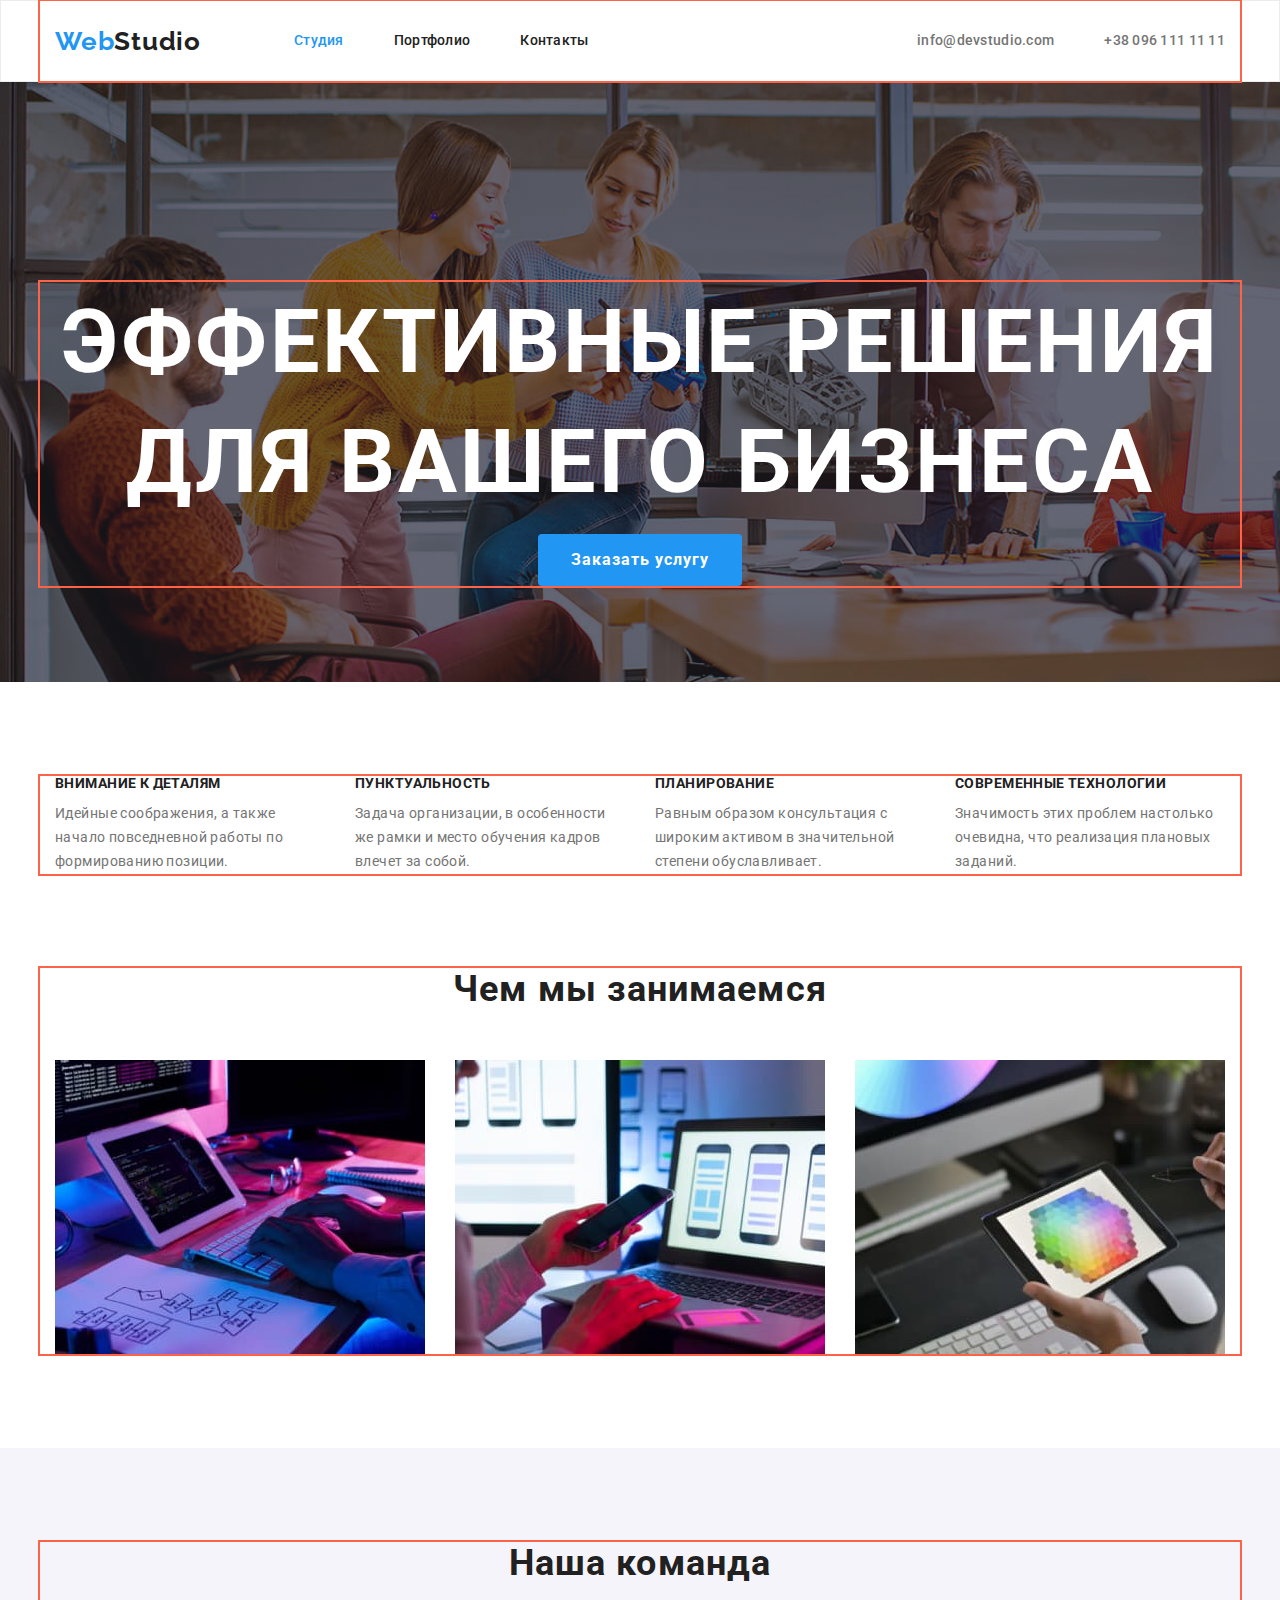
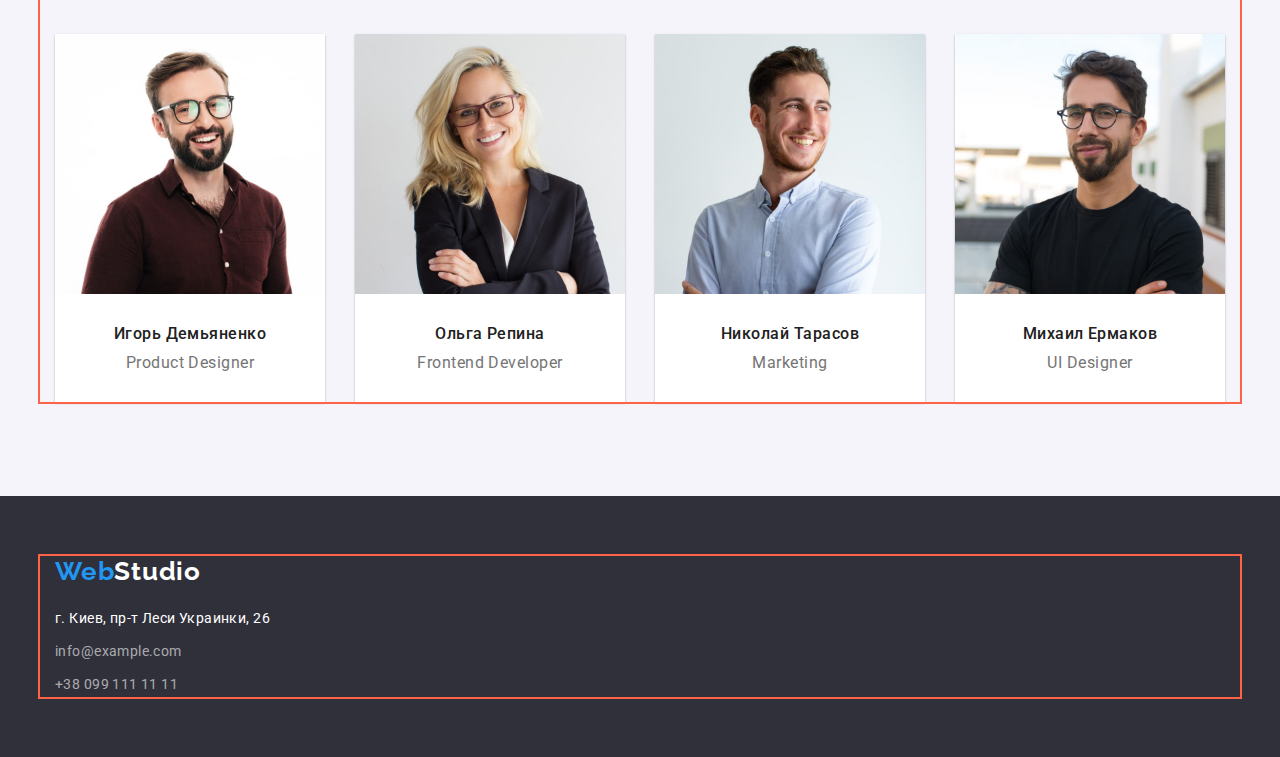
<file: index.html>
<!DOCTYPE html>
<html lang="ru">
<head>
    <meta charset="UTF-8">
    <meta http-equiv="X-UA-Compatible" content="IE=edge">
    <meta name="viewport" content="width=device-width, initial-scale=1.0">
    <title>Web Studio</title>
    <link rel="preconnect" href="https://fonts.googleapis.com">
<link rel="preconnect" href="https://fonts.gstatic.com" crossorigin>
<link href="https://fonts.googleapis.com/css2?family=Raleway:wght@700&family=Roboto:wght@400;500;700;900&display=swap" rel="stylesheet">
<link rel="stylesheet" href="https://cdnjs.cloudflare.com/ajax/libs/modern-normalize/1.1.0/modern-normalize.min.css">
<link rel="stylesheet" href="./css/styles.css">
</head>
<body>
    <header class="site-nav">
       <div class="container header-container">
        <nav class="nav">
            <a href="/" class="logo link">Web<span class="logo-black">Studio</span></a>
            <ul class="main-nav list">
                <li class="item"><a href="" class="link current">Студия</a></li>
            <li class="item"><a href="./portfolio.html" class="link">Портфолио</a></li>
            <li class="item"><a href="" class="link">Контакты</a></li>
            </ul> 
     </nav>
     <ul class="contacts list">
         <li class="item"><a href="mailto:info@devstudio.com" class="link">info@devstudio.com</a></li>
     <li class="item"><a href="tel:+380961111111" class="link">+38 096 111 11 11</a></li>
     </ul>
       </div>
    </header>
    <main>
        <section class="hero overlay">
            <div class="container">
            <h1 class="hero-title">Эффективные решения для вашего бизнеса</h1>
            <button type="button" class="button">Заказать услугу</button>
        </div>
    </section>
        <section class="section features">
            <div class="container">
                <h2 class="visually-hidden">Перечень преимуществ</h2>
                <ul class="feature-list list">
                    <li class="item">
                        <h3 class="title">Внимание к деталям</h3>
                        <p class="text">Идейные соображения, а также начало повседневной работы по формированию позиции.</p>
                    </li>
                <li class="item">
                    <h3 class="title">Пунктуальность</h3>
                    <p class="text">Задача организации, в особенности же рамки и место обучения кадров влечет за собой.</p>
                </li>
                <li class="item">
                    <h3 class="title">Планирование</h3>
                    <p class="text">Равным образом консультация с широким активом в значительной степени обуславливает.</p>
                </li>
                <li class="item">
                    <h3 class="title">Современные технологии</h3>
                    <p class="text">Значимость этих проблем настолько очевидна, что реализация плановых заданий.</p>
                </li>
                </ul>
            </div>
        </section>
        <section class="section">
            <div class="container">
                <h2 class="section-title">Чем мы занимаемся</h2>
            <ul class="images list">
                <li class="image">
                <img src="./images/photo-work.jpg" alt="в процессе работы" width="370">
                </li>
            <li class="image">
            <img src="./images/photo-work1.jpg" alt="в процессе работы" width="370">
            </li>
            <li class="image">
            <img src="./images/photo-work2.jpg" alt="в процессе работы" width="370">
            </li>
        </ul>
            </div>
        </section>
        <section class="section team">
            <div class="container">
                <h2 class="section-title">Наша команда</h2>
            <ul class="team-members list">
                <li class="item">
                    <img src="./images/team-members.jpg" alt="участники команды" width="270">
                    <div class="titles">
                        <h3 class="team-title">Игорь Демьяненко</h3>
                    <p class="team-position">Product Designer</p>
                    </div>
                </li>
            <li class="item">
                <img src="./images/team-members1.jpg" alt="участники команды" width="270">
                <div class="titles">
                    <h3 class="team-title">Ольга Репина</h3>
                <p class="team-position">Frontend Developer</p>
                </div>
            </li>
            <li class="item">
                <img src="./images/team-members2.jpg" alt="участники команды" width="270">
                <div class="titles">
                    <h3 class="team-title">Николай Тарасов</h3>
                <p class="team-position">Marketing</p>
                </div>
            </li>
            <li class="item">
                <img src="./images/team-members3.jpg" alt="участники команды" width="270">
                <div class="titles">
                    <h3 class="team-title">Михаил Ермаков</h3>
                <p class="team-position">UI Designer</p>
                </div>
            </li>
            </ul>
            </div>
        </section>
    </main>
    <footer class="footer">
        <div class="container">
            <a href="/" class="logo link">Web<span class="logo-white">Studio</span></a>
            <address>
                <ul class="list">
                    <li><a href="" class="address link">г. Киев, пр-т Леси Украинки, 26</a>
                    </li>
                    <li><a href="mailto:info@example.com" class="address-list link">info@example.com</a></li>
                    <li><a href="tel:+380991111111" class="address-list item link">+38 099 111 11 11</a>
                    </li>
            </ul>
            </address>
        </div>
    </footer>
</body>
</html>
</file>
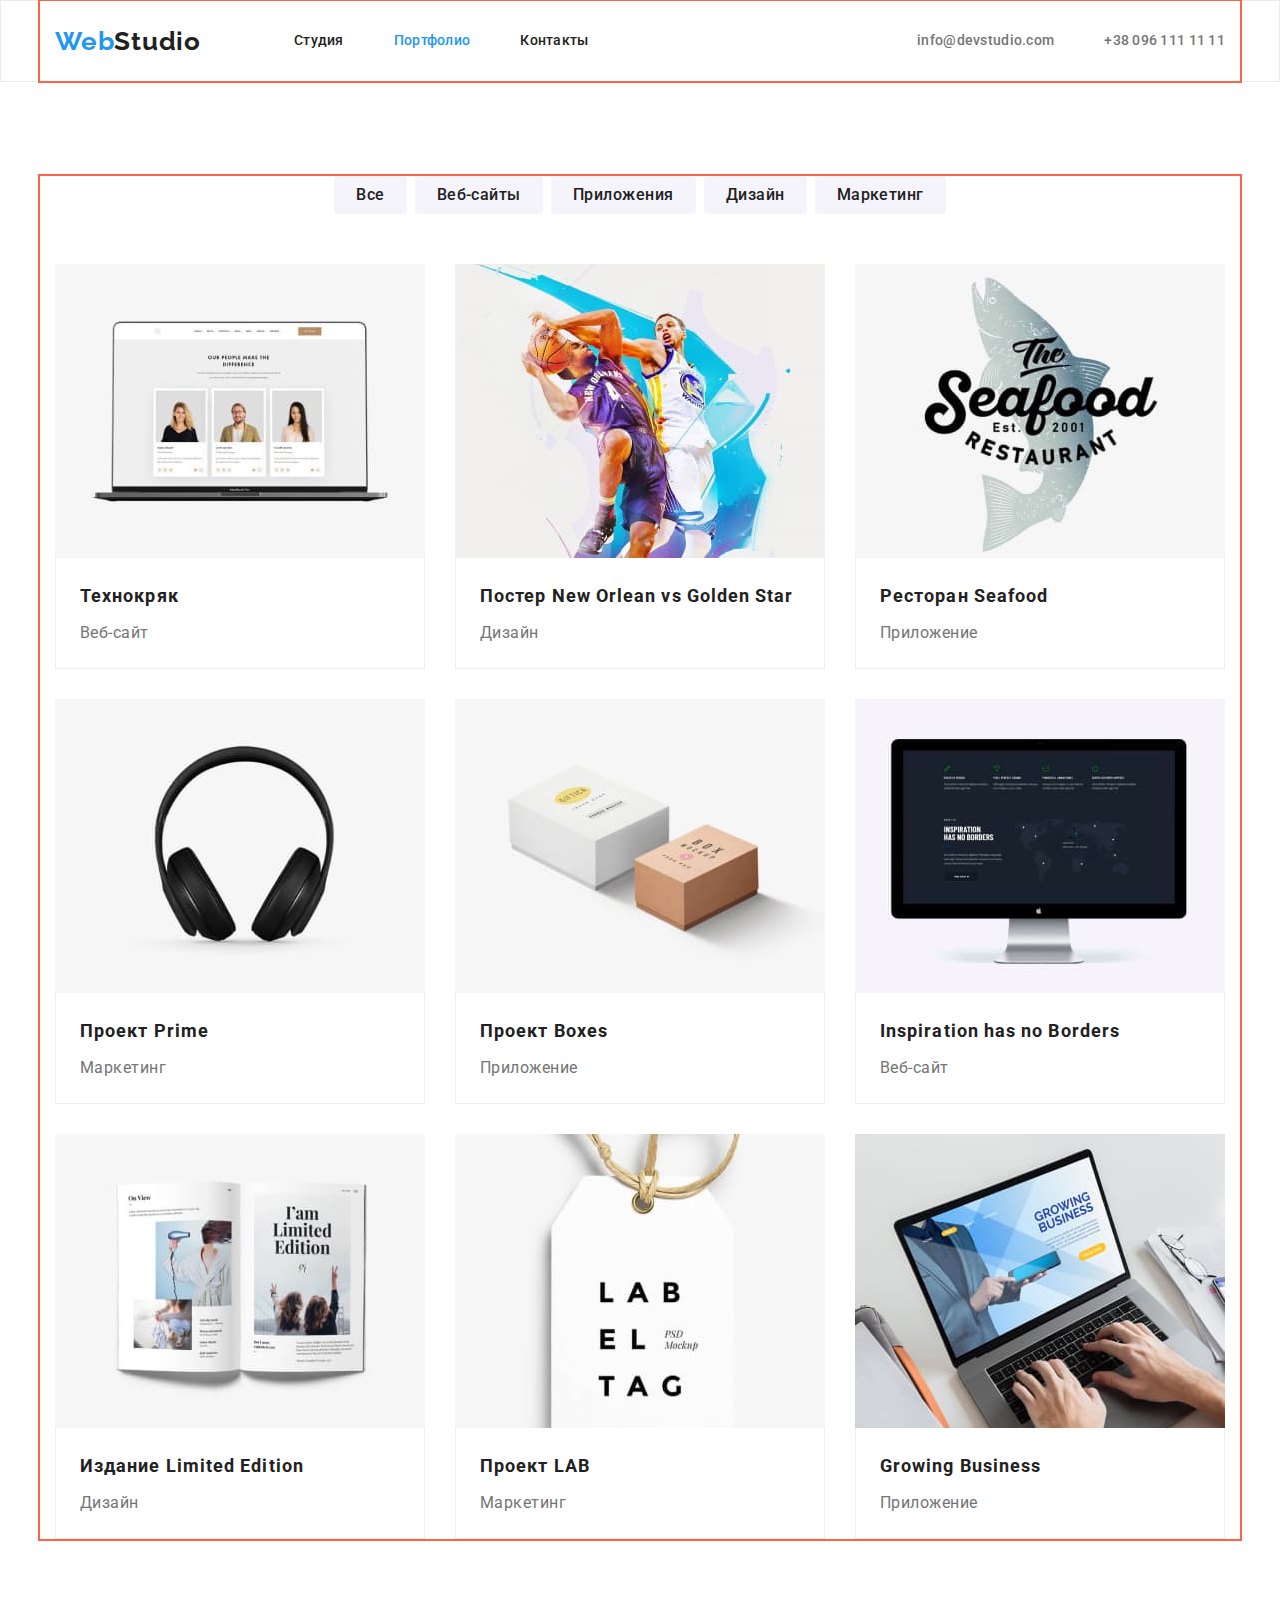
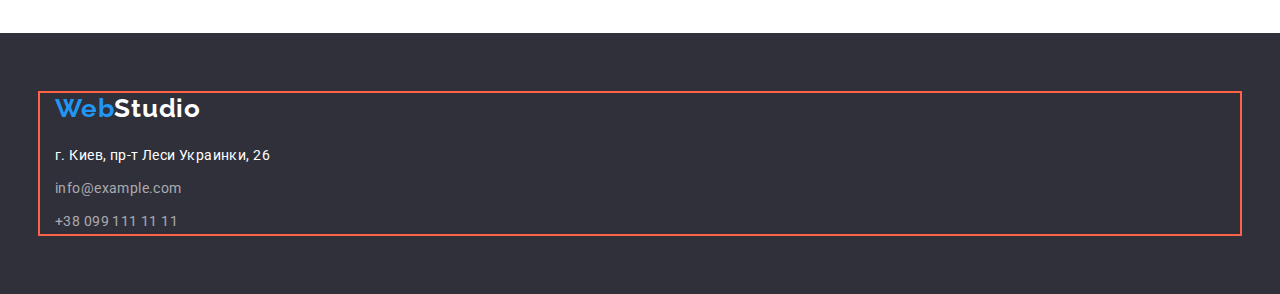
<file: portfolio.html>
<!DOCTYPE html>
<html lang="ru">
<head>
    <meta charset="UTF-8">
    <meta http-equiv="X-UA-Compatible" content="IE=edge">
    <meta name="viewport" content="width=device-width, initial-scale=1.0">
    <title>Web Studio</title>
    <link rel="preconnect" href="https://fonts.googleapis.com">
<link rel="preconnect" href="https://fonts.gstatic.com" crossorigin>
<link href="https://fonts.googleapis.com/css2?family=Raleway:wght@700&family=Roboto:wght@400;500;700;900&display=swap" rel="stylesheet">
<link rel="stylesheet" href="https://cdnjs.cloudflare.com/ajax/libs/modern-normalize/1.1.0/modern-normalize.min.css">
<link rel="stylesheet" href="./css/styles.css">
</head>
<body>
    <header class="site-nav">
        <div class="container header-container">
            <nav class="nav">
                <a href="/" class="logo link">Web<span class="logo-black">Studio</span></a>
                <ul class="main-nav list">
                    <li class="item"><a href="./index.html" class="link">Студия</a></li>
                <li class="item"><a href="" class="link current">Портфолио</a></li>
                <li class="item"><a href="" class="link">Контакты</a></li>
                </ul> 
        </nav>
        <ul class="contacts list">
            <li class="item"><a href="mailto:info@devstudio.com" class="contacts link">info@devstudio.com</a></li>
        <li class="item"><a href="tel:+380961111111" class="contacts link">+38 096 111 11 11</a></li>
        </ul>
        </div>
     </header>
     <main>
         <section class="section">
           <div class="container">
            <h1 class="visually-hidden">Портфолио</h1>
            <ul class="link list">
             <li class="item"><button type="button" class="button-secondary">Все</button></li>
             <li class="item"><button type="button" class="button-secondary">Веб-сайты</button></li>
             <li class="item"><button type="button" class="button-secondary">Приложения</button></li>
             <li class="item"><button type="button" class="button-secondary">Дизайн</button></li>
             <li class="item"><button type="button" class="button-secondary">Маркетинг</button></li>
            </ul>
            <ul class="portfolio list">
                <li class="flex-element">
                    <a href="" class="link"><img src="./images/portfolio.jpg" alt="Портфолио" width="370">
                     <div class="portfolio-wrapper">
                        <h2 class="caption">Технокряк</h2>
                        <p class="subtitle">Веб-сайт</p>
                     </div>
                    </a>
                </li>
                <li class="flex-element">
                    <a href="" class="link"><img src="./images/portfolio1.jpg" alt="Портфолио1" width="370">
                     <div class="portfolio-wrapper">
                        <h2 class="caption">Постер New Orlean vs Golden Star</h2>
                        <p class="subtitle">Дизайн</p>
                     </div>
                     </a>
                </li>
                <li class="flex-element">
                    <a href="" class="link"><img src="./images/portfolio2.jpg" alt="Портфолио2" width="370">
                     <div class="portfolio-wrapper">
                        <h2 class="caption">Ресторан Seafood</h2>
                        <p class="subtitle">Приложение</p>
                     </div>
                     </a>
                </li>
                <li class="flex-element">
                    <a href="" class="link"><img src="./images/portfolio3.jpg" alt="Портфолио3" width="370">
                     <div class="portfolio-wrapper">
                        <h2 class="caption">Проект Prime</h2>
                        <p class="subtitle">Маркетинг</p>
                     </div>
                     </a>
                </li>
                <li class="flex-element">
                    <a href="" class="link"><img src="./images/portfolio4.jpg" alt="Портфолио4" width="370">
                     <div class="portfolio-wrapper">
                        <h2 class="caption">Проект Boxes</h2>
                        <p class="subtitle">Приложение</p>
                     </div>
                     </a>
                </li>
                <li class="flex-element">
                    <a href="" class="link"><img src="./images/portfolio5.jpg" alt="Портфолио5" width="370">
                     <div class="portfolio-wrapper">
                        <h2 class="caption">Inspiration has no Borders</h2>
                        <p class="subtitle">Веб-сайт</p>
                     </div>
                     </a>
                </li>
                <li class="flex-element">
                    <a href="" class="link"><img src="./images/portfolio6.jpg" alt="Портфолио6" width="370">
                     <div class="portfolio-wrapper">
                        <h2 class="caption">Издание Limited Edition</h2>
                        <p class="subtitle">Дизайн</p>
                     </div>
                     </a>
                </li>
                <li class="flex-element">
                    <a href="" class="link"><img src="./images/portfolio7.jpg" alt="Портфолио7" width="370">
                     <div class="portfolio-wrapper">
                        <h2 class="caption">Проект LAB</h2>
                        <p class="subtitle">Маркетинг</p>
                     </div>
                     </a>
                </li>
                <li class="flex-element">
                    <a href="" class="link"><img src="./images/portfolio8.jpg" alt="Портфолио8" width="370">
                     <div class="portfolio-wrapper">
                        <h2 class="caption">Growing Business</h2>
                        <p class="subtitle">Приложение</p>
                     </div>
                     </a>
                </li>
            </ul>
           </div>
             
         </section>
     </main>
     <footer class="footer">
        <div class="container">
            <a href="/" class="logo link">Web<span class="logo-white">Studio</span></a>
            <address>
                <ul class="list">
                    <li><a href="" class="address link">г. Киев, пр-т Леси Украинки, 26</a>
                    </li>
                    <li><a href="mailto:info@example.com" class="address-list link">info@example.com</a></li>
                    <li><a href="tel:+380991111111" class="address-list item link">+38 099 111 11 11</a>
                    </li>
            </ul>
            </address>
        </div>
    </footer>
    
</body>
</html>
</file>
<file: css/styles.css>
:root {
  --primary-text-color: #757575;
  --title-text-color: #212121;
  --accent-color: #2196F3;
  --white-color: #FFFFFF;
  --footer-bg-color: #2F303A;
  --section-bg-color: #F5F4FA;
}

/* основной цвет фона #E5E5E5*/
/* top line bg #FFFFFF
Footer bg #2F303A
Section bg #F5F4FA */
/* акцент #2196F3 */
/* цвет основного текста #757575*/
/* вторичные цвета текста #212121 #FFFFFF */

body {
    color: var(--primary-text-color);
    font-family: Roboto, sans-serif;
}

.list {
    padding: 0;
    margin: 0;
    list-style: none;
}

.link {
    text-decoration: none;
    color: currentColor;
}

.current {
    color: var(--accent-color);
}

.visually-hidden { 
    position: absolute; 
    width: 1px; 
    height: 1px; 
    margin: -1px; 
    border: 0; 
    padding: 0; 
    white-space: nowrap; 
    clip-path: inset(100%); 
    clip: rect(0 0 0 0); 
    overflow: hidden; 
  } 

.container {
    margin-left: auto;
    margin-right: auto;
    width: 1200px;
    padding-left: 15px;
    padding-right: 15px;
    outline: 2px solid tomato;
}

.header-container {
    display: flex;
    align-items: center;
}

.nav {
    display: flex;
    align-items: center;
}

.main-nav {
    display: flex;
    margin-left: 93px;
    color: var(--title-text-color);
}

.main-nav .item+.item,
.contacts .item+.item {
    margin-left: 50px;
}

.main-nav .link {
    display: block;
    padding-top: 32px;
    padding-bottom: 32px;
}

.site-nav {
color: var(--title-text-color);
background-color: var(--white-color);
font-weight: 500;
font-size: 14px;
line-height: 1.14;
letter-spacing: 0.02em;
border: 1px solid #ECECEC;
}

.site-nav .link:hover,
.site-nav .link:focus {
    color: var(--accent-color);
}

.logo {
    color: var(--accent-color);
    font-family: Raleway, sans-serif;
    font-weight: 700;
    font-size: 26px;
    line-height: 1.19;
    letter-spacing: 0.03em;
    }

.logo-black {
    color: var(--title-text-color);
}

.logo-white {
    color: var(--white-color);
}



.contacts {
    display: flex;
    color: var(--primary-text-color);
    margin-left: auto;
}

.contacts.link:hover,
.contacts.link:focus {
    color: var(--accent-color);
}

.contacts .link {
    display: block;
    padding-top: 32px;
    padding-bottom: 32px;
}

.hero {
    padding: 200px 0;
    color: var(--white-color);
    background-color: var(--footer-bg-color);
    margin-top: 0;
    font-weight: 900;
font-size: 44px;
line-height: 1.36;
text-align: center;
letter-spacing: 0.06em;
text-transform: uppercase;
/* background-image: url("../images/Img.jpg");
background-repeat: no-repeat;
background-position: center;
background-size: cover; */
}

.overlay {
    max-width: 1600px;
    height: 600px;
    margin-right: auto;
    margin-left: auto;
    background-image: linear-gradient(
        rgba(47, 48, 58, 0.4),
        rgba(47, 48, 58, 0.4)
    ),
     url("../images/Img.jpg");
}

.hero-title {
    margin: 0;
}

.button {
    display: inline-block;
    border: 1px solid transparent;
    border-radius: 4px;
    padding: 10px 32px;
    color: var(--white-color);
    background-color: var(--accent-color);
    font-family: inherit;
    font-weight: 700;
font-size: 16px;
line-height: 1.88;
letter-spacing: 0.06em;
cursor: pointer;
}

.section {
    padding-top: 94px;
    padding-bottom: 94px;
}

.features {
    padding-bottom: 0;
}

.feature-list {
    display: flex;
}

.feature-list .item {
    width: 270px;
    margin-right: 30px;
}

.feature-list .item:last-child {
    margin-right: 0;
}

img {
    display: block;
}

.section-title {
    margin-top: 0;
    margin-bottom: 50px;
    color: var(--title-text-color);
    font-weight: 700;
font-size: 36px;
line-height: 1.17;
text-align: center;
letter-spacing: 0.03em;
}

.title {
    margin-top: 0;
    margin-bottom: 10px;
    color: var(--title-text-color);
    font-weight: 700;
font-size: 14px;
line-height: 1.14;
letter-spacing: 0.03em;
text-transform: uppercase;
}

.text {
    margin: 0;
font-size: 14px;
line-height: 1.71;
letter-spacing: 0.03em;
}

.images.list {
    display: flex;
}

.list .image+.image {
    margin-left: 30px;
}

.team {
    background-color: var(--section-bg-color);
}

.team-members {
    display: flex;
}

.titles {
    padding-top: 30px;
    padding-bottom: 30px;
}

.team-members .item {
    background-color: var(--white-color);
    box-shadow: 0px 1px 3px rgba(0, 0, 0, 0.12), 0px 1px 1px rgba(0, 0, 0, 0.14), 0px 2px 1px rgba(0, 0, 0, 0.2);
}

.team-members .item+.item {
    margin-left: 30px;
}

.team-title {
    margin-top: 0;
    margin-bottom: 10px;
    color: var(--title-text-color);
    font-weight: 500;
font-size: 16px;
line-height: 1.19;
text-align: center;
letter-spacing: 0.03em;
}

.team-position {
margin: 0;
font-size: 16px;
line-height: 1.19;
text-align: center;
letter-spacing: 0.03em;
}

.footer {
    padding: 60px 0;
    background-color: var(--footer-bg-color);
}

.footer .logo {
    display: inline-block;
    margin-bottom: 20px;
}

.address {
    color: var(--white-color);
    font-style: normal;
font-size: 14px;
line-height: 1.71;
letter-spacing: 0.03em;
}

.address-list {
    display: inline-block;
    margin-top: 9px;
    color: rgba(255, 255, 255, 0.6);
    font-style: normal;
font-size: 14px;
line-height: 1.71;
letter-spacing: 0.03em;
}

.address-list.link:hover,
.address-list.link:focus {
    color: var(--accent-color);
}


.button-secondary {
    display: inline-block;
    padding: 6px 22px;
    color: var(--title-text-color);
    background-color: var(--section-bg-color);
    font-family: inherit;
    font-weight: 500;
font-size: 16px;
line-height: 1.62;
text-align: center;
letter-spacing: 0.03em;
cursor: pointer;
border: none;
border-radius: 4px;
}

.button-secondary:hover,
.button-secondary:focus {
    color: var(--white-color);
    background-color: var(--accent-color);
    box-shadow: 0px 3px 1px rgba(0, 0, 0, 0.1), 0px 1px 2px rgba(0, 0, 0, 0.08), 0px 2px 2px rgba(0, 0, 0, 0.12);
}

.link.list .item+.item {
    margin-left: 8px;
}

.caption {
    margin: 0;
    margin-bottom: 4px;
    color: var(--title-text-color);
    font-weight: 700;
font-size: 18px;
line-height: 2;
letter-spacing: 0.06em;
}

.subtitle {
    margin: 0;
font-size: 16px;
line-height: 1.88;
letter-spacing: 0.03em;
}

.link.list {
    display: flex;
    align-items: center;
    justify-content: center;
    margin-bottom: 50px;
}

.portfolio {
    display: flex;
    flex-wrap: wrap;
}

.flex-element {
    width: calc((100% - 60px)/3);
    margin-right: 30px;
    margin-bottom: 30px;
}

.portfolio-wrapper {
padding: 20px 24px;
border: 1px solid #EEEEEE;
border-top: none;
}

.flex-element .link {
    display: block;
}

.flex-element:nth-child(3n) {
    margin-right: 0;
}

.flex-element:nth-last-child(-n + 3) {
    margin-bottom: 0;
}

.flex-element:hover {
    box-shadow: 0px 1px 1px rgba(0, 0, 0, 0.12), 0px 4px 4px rgba(0, 0, 0, 0.06), 1px 4px 6px rgba(0, 0, 0, 0.16);
}
</file>
